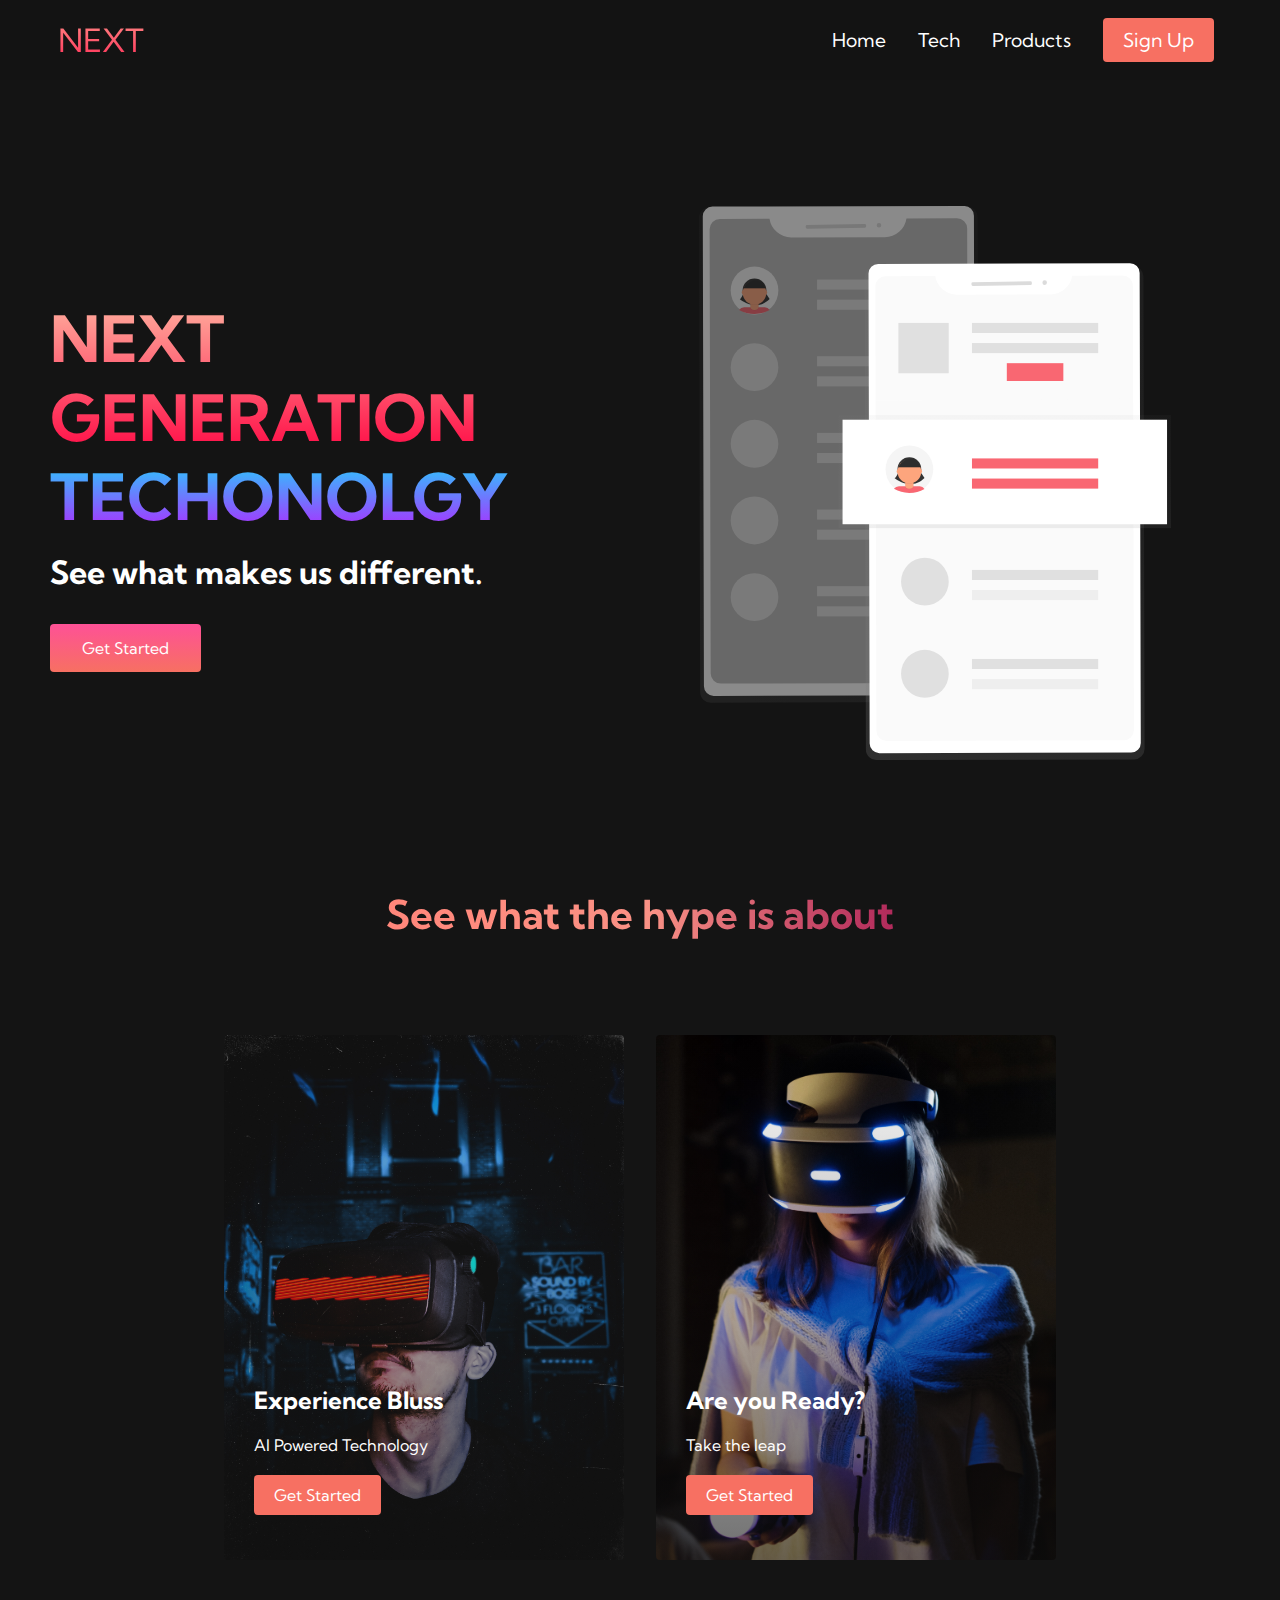
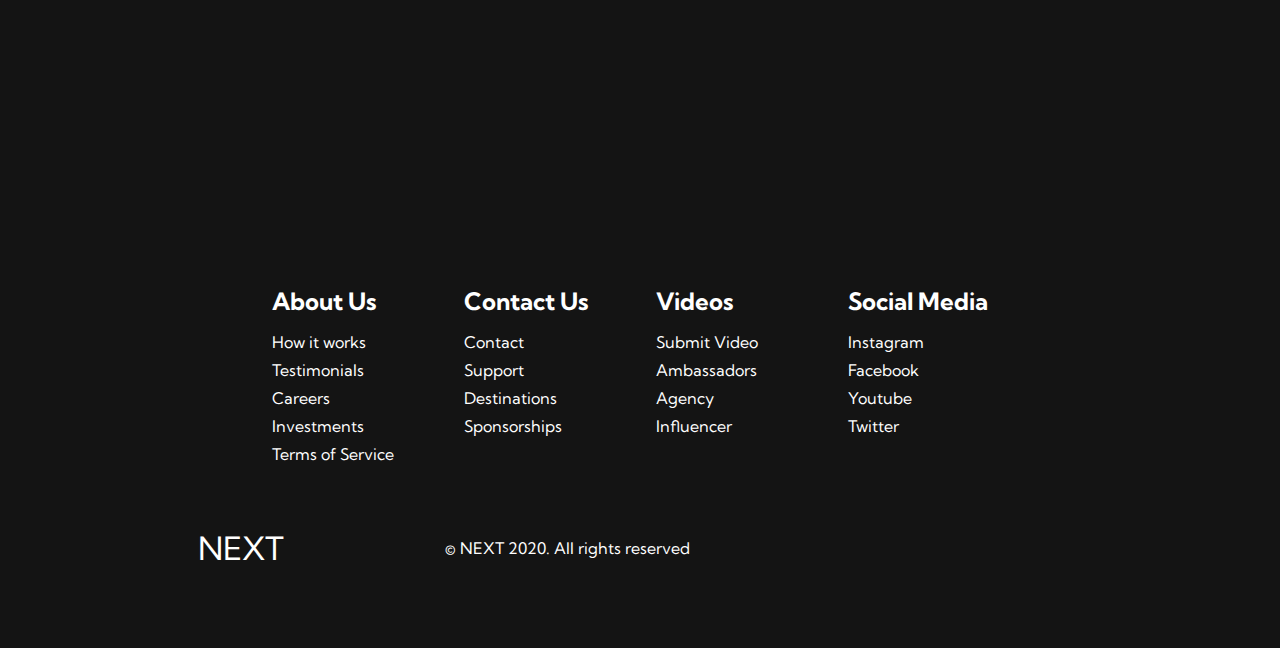
<file: main.html>
<!DOCTYPE html>
<html lang="en">
<head>
    <meta charset="UTF-8">
    <meta http-equiv="X-UA-Compatible" content="IE=edge">
    <meta name="viewport" content="width=device-width, initial-scale=1.0">
    <title>NEXT Website</title>
    <link rel="stylesheet" href="styles.css">
    <link rel="preconnect" href="https://fonts.gstatic.com">
    <link href="https://fonts.googleapis.com/css2?family=Kumbh+Sans:wght@700&display=swap" rel="stylesheet">
    <link rel="stylesheet" href="https://use.fontawesome.com/releases/v5.14.0/css/all.css" integrity="sha384-HzLeBuhoNPvSl5KYnjx0BT+WB0QEEqLprO+NBkkk5gbc67FTaL7XIGa2w1L0Xbgc" crossorigin="anonymous">
</head>
<body>
    <!-- Navbar Section -->
    <nav class="navbar">
        <div class="navbar__container">
            <a href="" id="navbar__logo"> <i class="fas fa-gem"></i> NEXT</a>
            <div class="navbar__toggle" id="mobile-menu">
                <span class="bar"></span> <span class="bar"></span>
                <span class="bar"></span>
            </div>
            <ul class="navbar__menu">
                <li class="navbar__item">
                    <a href="" class="navbar__links">Home</a>
                </li>
                <li class="navbar__item">
                    <a href="tech.html" class="navbar__links">Tech</a>
                </li>
                <li class="navbar__item">
                    <a href="" class="navbar__links">Products</a>
                </li>
                <li class="navbar__btn">
                    <a href="" class="button">Sign Up</a>
                </li>
            </ul>
        </div>
    </nav>

    <!-- Hero Section -->
    <div class="main">
        <div class="main__container">
            <div class="main__content">
                <h1>NEXT GENERATION</h1>
                <h2>TECHONOLGY</h2>
                <p>See what makes us different.</p>
                <button class="main__btn"><a href="/">Get Started</a></button>
            </div>
            <div class="main__img--container">
                <img src="images/pic1.svg" alt="pic" id="main__img">
            </div>
        </div>
    </div>

    <!-- Services Section -->
    <div class="services">
        <h1>See what the hype is about</h1>
        <div class="services__container">
            <div class="services__card">
                <h2>Experience Bluss</h2>
                <p>AI Powered Technology</p>
                <button>Get Started</button>
            </div>
            <div class="services__card">
                <h2>Are you Ready?</h2>
                <p>Take the leap</p>
                <button>Get Started</button>
            </div>
        </div>
    </div>

    <!-- Footer Section -->
    <div class="footer__container">
        <div class="footer__links">
            <div class="footer__link--wrapper">
                <div class="footer__link--items">
                    <h2>About Us</h2>
                    <a href="sign__up.html">How it works</a>
                    <a href="">Testimonials</a>
                    <a href="">Careers</a>
                    <a href="">Investments</a>
                    <a href="">Terms of Service</a>
                </div>
                <div class="footer__link--items">
                    <h2>Contact Us</h2>
                    <a href="">Contact</a>
                    <a href="">Support</a>
                    <a href="">Destinations</a>
                    <a href="">Sponsorships</a>
                </div>
            </div>
            <div class="footer__link--wrapper">
                <div class="footer__link--items">
                    <h2>Videos</h2>
                    <a href="">Submit Video</a>
                    <a href="">Ambassadors</a>
                    <a href="">Agency</a>
                    <a href="">Influencer</a>
                </div>
                <div class="footer__link--items">
                    <h2>Social Media</h2>
                    <a href="">Instagram</a>
                    <a href="">Facebook</a>
                    <a href="">Youtube</a>
                    <a href="">Twitter</a>
                </div>
            </div>
        </div>
        <div class="social__media">
            <div class="social__media--wrap">
                <div class="footer__logo">
                    <a href="" id="footer__logo"><i class="fas fa-gem">
                    </i>NEXT</a>
                </div>
                <p class="website__rights">&#169; NEXT 2020. All rights reserved</p>
                <div class="social__icons">
                    <a href="" class="social__icon--link" target="_blank">
                        <i class="fab fa-facebook"></i>
                    </a>
                    <a href="" class="social__icon--link" target="_blank">
                        <i class="fab fa-instagram"></i>
                    </a>
                    <a href="" class="social__icon--link" target="_blank">
                        <i class="fab fa-twitter"></i>
                    </a>
                    <a href="" class="social__icon--link" target="_blank">
                        <i class="fab fa-linkedin"></i>
                    </a>
                    <a href="" class="social__icon--link" target="_blank">
                        <i class="fab fa-youtube"></i>
                    </a>
                </div>                
            </div>
        </div>
    </div>

    <script src="app.js"></script>
</body>
</html>
</file>
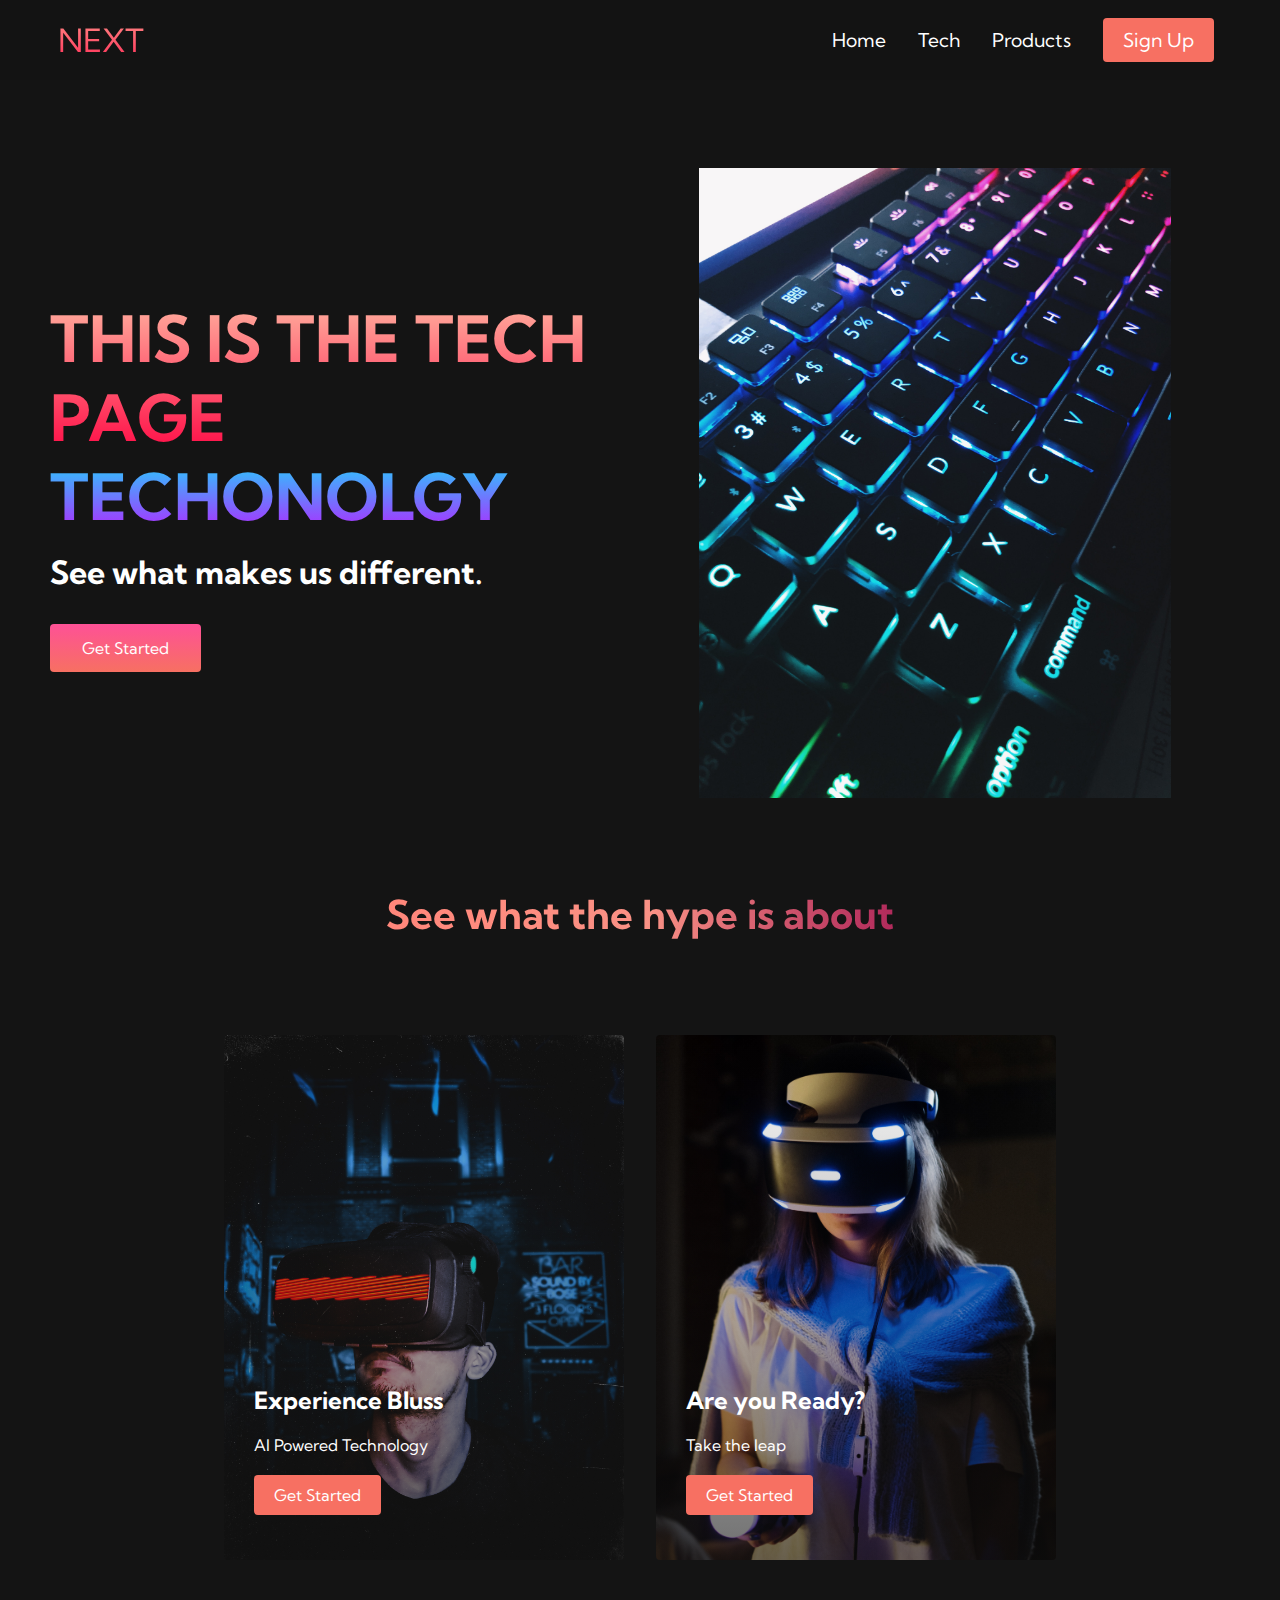
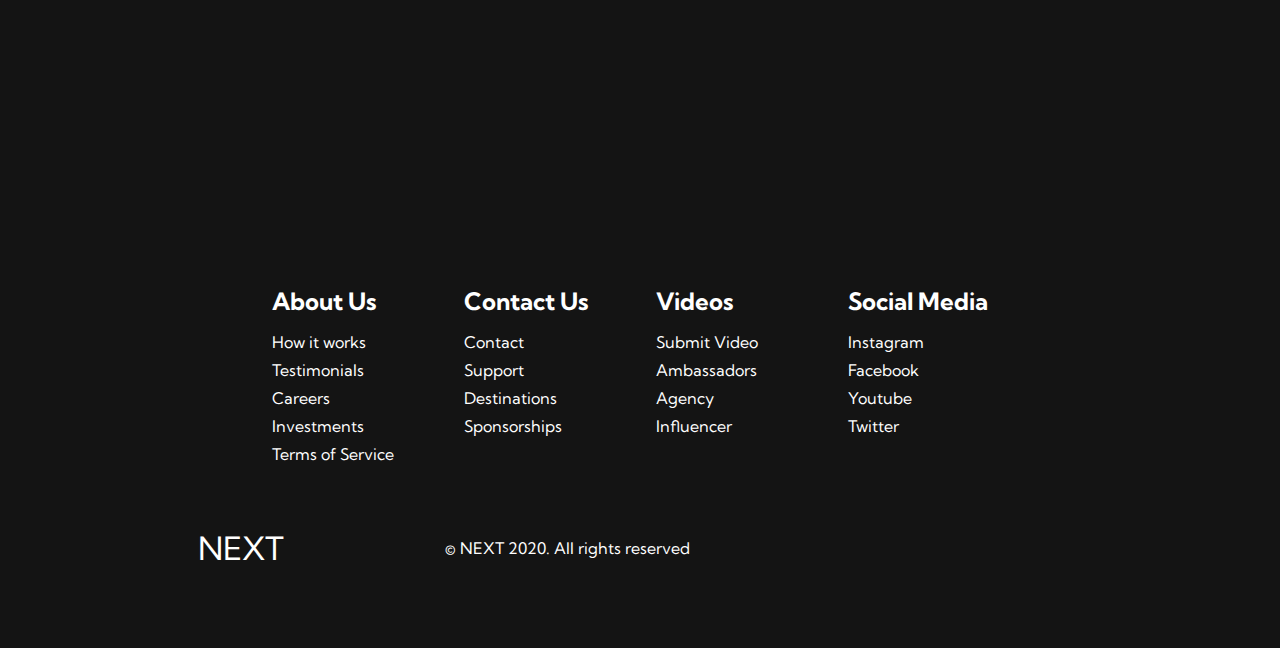
<file: tech.html>
<!DOCTYPE html>
<html lang="en">
<head>
    <meta charset="UTF-8">
    <meta http-equiv="X-UA-Compatible" content="IE=edge">
    <meta name="viewport" content="width=device-width, initial-scale=1.0">
    <title>NEXT Website</title>
    <link rel="stylesheet" href="styles.css">
    <link rel="preconnect" href="https://fonts.gstatic.com">
    <link href="https://fonts.googleapis.com/css2?family=Kumbh+Sans:wght@700&display=swap" rel="stylesheet">
    <link rel="stylesheet" href="https://use.fontawesome.com/releases/v5.14.0/css/all.css" integrity="sha384-HzLeBuhoNPvSl5KYnjx0BT+WB0QEEqLprO+NBkkk5gbc67FTaL7XIGa2w1L0Xbgc" crossorigin="anonymous">
</head>
<body>
    <!-- Navbar Section -->
    <nav class="navbar">
        <div class="navbar__container">
            <a href="main.html" id="navbar__logo"> <i class="fas fa-gem"></i> NEXT</a>
            <div class="navbar__toggle" id="mobile-menu">
                <span class="bar"></span> <span class="bar"></span>
                <span class="bar"></span>
            </div>
            <ul class="navbar__menu">
                <li class="navbar__item">
                    <a href="main.html" class="navbar__links">Home</a>
                </li>
                <li class="navbar__item">
                    <a href="" class="navbar__links">Tech</a>
                </li>
                <li class="navbar__item">
                    <a href="" class="navbar__links">Products</a>
                </li>
                <li class="navbar__btn">
                    <a href="" class="button">Sign Up</a>
                </li>
            </ul>
        </div>
    </nav>

    <!-- Hero Section -->
    <div class="main">
        <div class="main__container">
            <div class="main__content">
                <h1>THIS IS THE TECH PAGE</h1>
                <h2>TECHONOLGY</h2>
                <p>See what makes us different.</p>
                <button class="main__btn"><a href="/">Get Started</a></button>
            </div>
            <div class="main__img--container">
                <img src="images/pic2.jpg" alt="pic" id="main__img">
            </div>
        </div>
    </div>

    <!-- Services Section -->
    <div class="services">
        <h1>See what the hype is about</h1>
        <div class="services__container">
            <div class="services__card">
                <h2>Experience Bluss</h2>
                <p>AI Powered Technology</p>
                <button>Get Started</button>
            </div>
            <div class="services__card">
                <h2>Are you Ready?</h2>
                <p>Take the leap</p>
                <button>Get Started</button>
            </div>
        </div>
    </div>

    <!-- Footer Section -->
    <div class="footer__container">
        <div class="footer__links">
            <div class="footer__link--wrapper">
                <div class="footer__link--items">
                    <h2>About Us</h2>
                    <a href="sign__up.html">How it works</a>
                    <a href="">Testimonials</a>
                    <a href="">Careers</a>
                    <a href="">Investments</a>
                    <a href="">Terms of Service</a>
                </div>
                <div class="footer__link--items">
                    <h2>Contact Us</h2>
                    <a href="">Contact</a>
                    <a href="">Support</a>
                    <a href="">Destinations</a>
                    <a href="">Sponsorships</a>
                </div>
            </div>
            <div class="footer__link--wrapper">
                <div class="footer__link--items">
                    <h2>Videos</h2>
                    <a href="">Submit Video</a>
                    <a href="">Ambassadors</a>
                    <a href="">Agency</a>
                    <a href="">Influencer</a>
                </div>
                <div class="footer__link--items">
                    <h2>Social Media</h2>
                    <a href="">Instagram</a>
                    <a href="">Facebook</a>
                    <a href="">Youtube</a>
                    <a href="">Twitter</a>
                </div>
            </div>
        </div>
        <div class="social__media">
            <div class="social__media--wrap">
                <div class="footer__logo">
                    <a href="" id="footer__logo"><i class="fas fa-gem">
                    </i>NEXT</a>
                </div>
                <p class="website__rights">&#169; NEXT 2020. All rights reserved</p>
                <div class="social__icons">
                    <a href="" class="social__icon--link" target="_blank">
                        <i class="fab fa-facebook"></i>
                    </a>
                    <a href="" class="social__icon--link" target="_blank">
                        <i class="fab fa-instagram"></i>
                    </a>
                    <a href="" class="social__icon--link" target="_blank">
                        <i class="fab fa-twitter"></i>
                    </a>
                    <a href="" class="social__icon--link" target="_blank">
                        <i class="fab fa-linkedin"></i>
                    </a>
                    <a href="" class="social__icon--link" target="_blank">
                        <i class="fab fa-youtube"></i>
                    </a>
                </div>                
            </div>
        </div>
    </div>

    <script src="app.js"></script>
</body>
</html>
</file>
<file: styles.css>
* {
    box-sizing:border-box;
    margin:0;
    padding:0;
    font-family: 'Kumbh Sans', sans-serif;
}

.navbar {
    background: #131313;
    height: 80px;
    display: flex;
    justify-content: center;
    align-items:center;
    font-size:1.2rem;
    position:sticky;
    top:0;
    z-index: 999;
}

.navbar__container {
    display:flex;
    justify-content: space-between;
    height: 80px;
    z-index:1;
    width: 100%;
    max-width: 1300px;
    margin: 0 auto;
    padding: 0 50px;
}

#navbar__logo {
    background-color: #ff8177;
    background-image: linear-gradient(to top, #ff0844 0%, #ffb199 100%);
    background-size: 100%;
    -webkit-background-clip: text;
    -moz-background-clip: text;
    -webkit-text-fill-color: transparent;
    -moz-text-fill-color: transparent;
    display: flex;
    align-items:center;
    cursor:pointer;    
    text-decoration: none;
    font-size: 2rem;
}

.fa-gem {
    margin-right: 0.5rem;    
}

.navbar__menu {
    display:flex;
    align-items:center;
    list-style:none;
    text-align:center;
}

.navbar__item {
    height: 80px;
}

.navbar__links {
    color: #fff;
    display: flex;
    align-items:center;
    justify-content: center;
    text-decoration: none;
    padding: 0 1rem;
    height: 100%;
}

.navbar__btn {
    display: flex;
    justify-content: center;
    align-items: center;
    padding: 0 1rem;
    width: 100%;    
}

.button {
    display: flex;
    justify-content: center;
    align-items: center;
    text-decoration: none;
    padding: 10px 20px;
    height: 100%;
    width: 100%;
    border: none;
    outline: none;
    border-radius: 4px;
    background: #f77062;
    color: #fff;
}

.button:hover {
    background: #4837ff;
    transition: all 0.3s ease;    
}

.navbar__links:hover {
    color: #f77062;
    transition: all 0.3s ease;
}

@media screen and (max-width: 960px) {
    .navbar__container{
        display:flex;
        justify-content: space-between;
        height: 80px;
        z-index: 1;
        width: 100%;
        max-width: 1300px;
        padding:0;

    }

    .navbar__menu {
        display: grid; /*grid*/
        grid-template-columns: auto;
        margin: 0;
        width: 100%;
        position: absolute;
        top: -1000px;
        opacity: 0;
        transition: all 0.5s ease;
        height: 50vh;
        z-index: -1;        
        background: #131313;
    }

    .navbar__menu.active {
        background: #131313;
        top: 100%;
        opacity: 1;
        transition: all 0.5s ease;
        z-index: 99;
        height: 50vh;
        font-size: 1.6rem;
    }

    #navbar__logo {
        padding-left: 25px;        
    }

    .navbar__toggle .bar {
        width: 25px;
        height: 3px;
        margin: 5px auto;
        transition: all 0.3s ease-in-out;
        background: #fff;
        /* Este código está duplicado abajo
        display: block; 
        cursor: pointer;*/        
    }

    .navbar__item {
        width: 100%;
    }

    .navbar__links {
        text-align: center;
        padding: 2rem;
        width: 100%;
        display: table;
    }

    #mobile-menu {
        position: absolute;
        top: 20%;
        right: 5%;
        transform: translate(5%, 20%);        
    }

    .navbar__btn {
        padding-bottom: 2rem;
    }

    .button {
        display: flex;
        justify-content: center;
        align-items: center;
        width: 80%;
        height: 80px;
        margin: 0;        
    }

    .navbar__toggle .bar {
        display: block;
        cursor: pointer;        
    }

    #mobile-menu.is-active .bar:nth-child(2) {
        opacity: 0;
    }

    #mobile-menu.is-active .bar:nth-child(1) {
        transform: translateY(8px) rotate(45deg);
    }

    #mobile-menu.is-active .bar:nth-child(3) {
        transform: translateY(-8px) rotate(-45deg);
    }
    
}


/* Hero Section CSS */
.main {
    background-color: #141414;
}

.main__container {
    display:grid;
    grid-template-columns: 1fr 1fr;
    align-items: center;
    justify-self: center;
    margin: 0 auto;
    height: 90vh;
    background-color: #141414;
    z-index: 1;
    width: 100%;
    max-width: 1300px;
    padding: 0 50px;   
}

/* LOGIN */
.main__container2 {
    display:flex;
    justify-content: space-between;
    align-items: center;
    justify-self: center;
    margin: 0 auto;
    height: 65vh;
    background-color: #141414;
    z-index: 1;
    width: 100%;
    max-width: 800px;
    padding: 0 50px;   
}

.main__container2 label {
    margin-top: 1rem;
    font-size: 2rem;
    font-weight: 700;
    color: #fff;
}

.main__container2 input{
    height: 40px;
    border-radius: 4px;
    padding-left: 10px;
    position: relative;
    top: -5px; 
}

.main__login {
    display: grid;
    grid-template-columns: auto;
}

#lblError {
    display: none;
    font-size: 1rem;
    font-weight: 0;
    font-style: italic;
    color: red
}

#btnLogin {
    font-size: 1rem;
    background-image: linear-gradient(to top, #f77062 0%, #fe5196 100%);
    padding: 14px 32px;
    border: none;
    border-radius: 4px;
    color: #fff;
    margin-top: 2rem;
    cursor:pointer;
    position: relative;
    transition: all 0.35s;
    outline: none;
    position: relative;
    z-index: 2;
    text-decoration: none;
}

#btnLogin:hover {
    transform: scale(1.075);
    transition: 0.2s ease-in;
    cursor: pointer;
}

/*******************************/

.main__content h1 {
    font-size: 4rem;
    background-color: #ff8177;
    background-image: linear-gradient(to top, #ff0844 0%, #ffb19f 100%);
    background-size: 100%;
    -webkit-background-clip: text;
    -moz-background-clip: text;
    -webkit-text-fill-color: transparent;
    -moz-text-fill-color: transparent;
}

.main__content h2 {
    font-size: 4rem;
    background-color: #ff8177;
    background-image: linear-gradient(to top, #b721ff 0%, #21d4fd 100%);
    background-size: 100%;
    -webkit-background-clip: text;
    -moz-background-clip: text;
    -webkit-text-fill-color: transparent;
    -moz-text-fill-color: transparent;   
}

.main__content p {
    margin-top: 1rem;
    font-size: 2rem;
    font-weight: 700;
    color: #fff;
}

.main__btn {
    font-size: 1rem;
    background-image: linear-gradient(to top, #f77062 0%, #fe5196 100%);
    padding: 14px 32px;
    border: none;
    border-radius: 4px;
    color: #fff;
    margin-top: 2rem;
    cursor:pointer;
    position: relative;
    transition: all 0.35s;
    outline: none;
}

.main__btn a {
    position: relative;
    z-index: 2;
    color: #fff;
    text-decoration: none;
}

.main__btn:after {
    position:absolute;
    content: '';
    top: 0;
    left: 0;
    width: 0;
    height: 100%;
    background: #4837ff;
    transition: all 0.35s;
    border-radius: 4px;
}

.main__btn:hover {
    color: #fff;
}

.main__btn:hover:after {
    width: 100%;
}

.main__img--container {
    text-align: center;
}

#main__img {
    height: 80%;
    width: 80%;
}

/* Mobile Responsive */
@media screen and (max-width: 768px){
    .main__container{
        display: grid;
        grid-template-columns: auto;
        align-items: center;
        justify-self: center;
        width: 100%;
        margin: 0 auto;
        height: 90vh;
    }

    .main__content {
        text-align: center;
        margin-bottom: 4rem;
    }

    .main__content h1 {
        font-size: 2.5rem;
        margin-top: 2rem;
    }

    .main_content h2 {
        font-size: 3rem;
    }

    .main_content p {
        margin-top: 1rem;
        font-size: 1.5rem;
    }
} 

@media screen and (max-width: 480px){
    .main__content h1 {
        font-size: 2rem;
        margin-top: 3rem;
    }

    .main_content h2 {
        font-size: 2rem;
    }

    .main_content p {
        margin-top: 2rem;
        font-size: 1.5rem;
    }

    .main__btn {
        padding: 12px 36px;
        margin: 2.5rem 0;
    }
}

/* Services Section CSS */
.services {
    background: #141414;
    display: flex;
    flex-direction: column;
    align-items: center;
    height: 100vh;
}

.services h1 {
    background-color: #ff8177;
    background-image: linear-gradient(to right, #ff8177 0%, #ff867a 0%, #ff8c7f 21%, #f99185 52%, #cf556c 78%, #b12a5b 100%);
    background-size: 100%;
    margin-bottom: 5rem;
    font-size: 2.5rem;
    -webkit-background-clip: text;
    -moz-background-clip: text;
    -webkit-text-fill-color: transparent;
    -moz-text-fill-color: transparent;  
}

.services__container {
    display: flex;
    justify-content: center;
    flex-wrap: wrap;
}

.services__card {
    margin: 1rem;
    height: 525px;
    width: 400px;
    border-radius: 4px;
    background-image: linear-gradient(
            to bottom,
            rgba(0,0,0,0) 0%, 
            rgba(17,17,17,0.6) 100%
        ), 
        url(images/pic3.jpg);
        /*background-image: url('images/pic3.jpg');*/
    background-size:cover;
    position: relative;
    color: #fff;
}

.services__card:nth-child(2) {
    background-image: linear-gradient(
            to bottom,
            rgba(0,0,0,0) 0%, 
            rgba(17,17,17,0.6) 100%
        ), 
        url(images/pic4.jpg);
}

.services h2 {
    position: absolute;
    top: 350px;
    left: 30px;
}

.services__card p {
    position: absolute;
    top: 400px;
    left: 30px;
}

.services__card button {
    color: #fff;
    padding: 10px 20px;
    border: none;
    outline: none;
    border-radius: 4px;
    background: #f77062;
    position: absolute;
    top: 440px;
    left: 30px;
    font-size: 1rem;
    cursor: pointer;
}

.services__card:hover {
    transform: scale(1.075);
    transition: 0.2s ease-in;
    cursor: pointer;
}

@media screen and (max-width: 960px) {
    .services {
        height: 1600px;
    }

    .services h1 {
        font-size: 2rem;
        margin-top: 12rem;
    }
}


@media screen and (max-width: 480px) {
    .services {
        height: 1400px;
    }

    .services h1 {
        font-size: 1.2rem;
    }

    .services__card {
        width: 300px;
    }
}

/* Footer CSS */
.footer__container {
    background-color: #141414;
    padding: 5rem 0;
    display: flex;
    flex-direction: column;
    justify-content: center;
    align-items: center;
}

#footer__logo {
    color: #fff;
    display: flex;
    align-items: center;
    cursor: pointer;
    text-decoration: none;
    font-size: 2rem;
}

.footer__links {
    width: 100%;
    max-width: 1000px;
    display: flex;
    justify-content: center;
}

.footer__link--wrapper {
    display: flex;
}

.footer__link--items {
    display: flex;
    flex-direction: column;
    align-items: flex-start;
    margin: 16px;
    text-align: left;
    width: 160px;
    box-sizing: border-box;
}

.footer__link--items h2 {
    margin-bottom: 16px;
}

.footer__link--items > h2 {
    color: #fff;
}

.footer__link--items a {
    color: #fff;
    text-decoration: none;
    margin-bottom: 0.5rem;
}

.footer__link--items a:hover {
    color: #e9e9e9;
    transition: 0.3s ease-out;
}

/* Social Icons */
.social__icon--link {
    color: #fff;
    font-size: 24px;
}

.social__media {
    max-width: 1000px;
    width: 100%;
}

.social__media--wrap {
    display: flex;
    justify-content: space-between;
    align-items: center;
    width: 90%;
    max-width: 1000px;
    margin: 40px auto 0 auto;
}


.social__icons {
    display: flex;
    justify-content: space-between;
    align-items: center;
    width: 240px;
}

.social__logo {
    color: #fff;
    justify-self: flex-start;
    margin-left: 20px;
    cursor: pointer;
    text-decoration: none;
    font-size: 2rem;
    display: flex;
    align-items: center;
    margin-bottom: 16px;
}

.website__rights {
    color: #fff;
}


@media screen and (max-width: 820px) {
    .footer__links {
        padding-top: 2rem;
    }

    #footer__logo {
        margin-bottom: 2rem;
    }

    .website__rights {
        margin-bottom: 2rem;
    }

    .footer__link--wrapper {
        flex-direction: column;
    }

    .social__media--wrap {
        flex-direction: column;
    }
}

@media screen and (max-width: 480px) {
    .footer__link--items {
        margin: 0;
        padding: 10px;
        width: 100%;
    }
}
</file>
